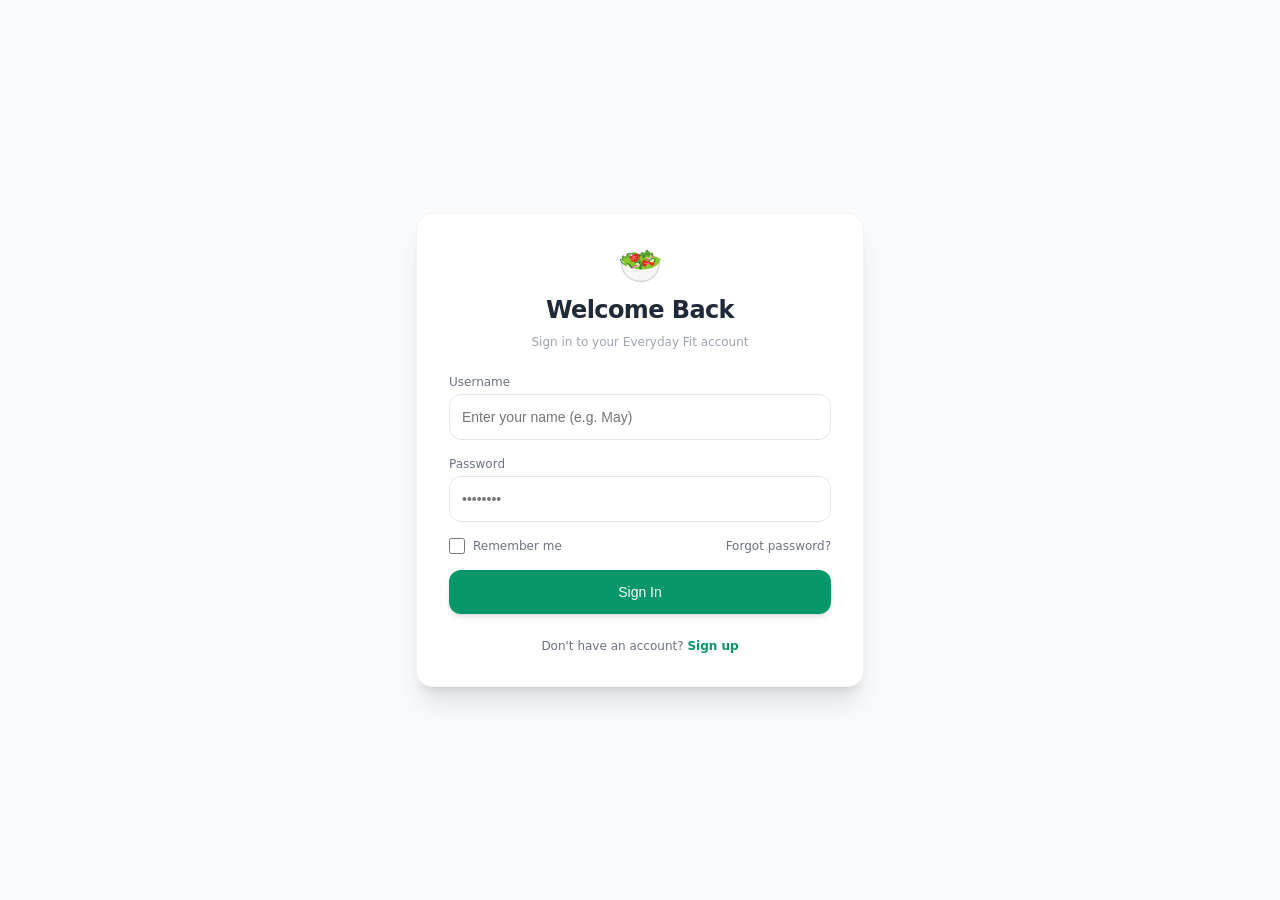
<file: login.html>
<!DOCTYPE html>
<html lang="en">
<head>
  <meta charset="UTF-8">
  <meta name="viewport" content="width=device-width, initial-scale=1.0">
  <title>Login - Everyday Fit</title>
  <!-- သီးသန့် login.css ဖိုင်သို့ ချိတ်ဆက်ခြင်း -->
  <link rel="stylesheet" href="login.css">
</head>
<body>

  <!-- Login Card Container -->
  <div class="login-card">
    
    <!-- App Logo & Title -->
    <div class="header-section">
      <span class="logo-emoji">🥗</span>
      <h1 class="title">Welcome Back</h1>
      <p class="subtitle">Sign in to your Everyday Fit account</p>
    </div>

    <!-- Login Form -->
    <form onsubmit="handleLogin(event)" class="login-form">
      <div class="form-group">
        <label for="usernameInput" class="form-label">Username</label>
        <input 
          type="text" 
          id="usernameInput" 
          required 
          placeholder="Enter your name (e.g. May)" 
          class="form-input"
        >
      </div>

      <div class="form-group">
        <label for="passwordInput" class="form-label">Password</label>
        <input 
          type="password" 
          id="passwordInput" 
          required 
          placeholder="••••••••" 
          class="form-input"
        >
      </div>

      <div class="form-options">
        <label class="remember-label">
          <input type="checkbox" class="remember-checkbox">
          Remember me
        </label>
        <a href="#" class="forgot-link">Forgot password?</a>
      </div>

      <button type="submit" class="submit-btn">
        Sign In
      </button>
    </form>

    <!-- Footer Register Link -->
    <p class="footer-text">
      Don't have an account? 
      <a href="#" class="signup-link">Sign up</a>
    </p>

  </div>

  <script>
    function handleLogin(event) {
      event.preventDefault();
      const username = document.getElementById('usernameInput').value.trim();
      
      if (username) {
        // LocalStorage တွင် နာမည်ကို သိမ်းဆည်းခြင်း
        localStorage.setItem('username', username);
        
        // index.html (Dashboard) သို့ တန်းသွားမည်
        window.location.href = 'index.html';
      }
    }
  </script>

</body>
</html>
</file>
<file: login.css>
/* Base Reset & Typography */
* {
  box-sizing: border-box;
  margin: 0;
  padding: 0;
}

body {
  font-family: ui-sans-serif, system-ui, -apple-system, BlinkMacSystemFont, "Segoe UI", Roboto, "Helvetica Neue", Arial, sans-serif;
  background-color: #f9fafb; /* bg-gray-50 */
  color: #1f2937;            /* text-gray-800 */
  min-height: 100vh;         /* min-h-screen */
  display: flex;
  align-items: center;       /* items-center */
  justify-content: center;   /* justify-center */
  padding: 1rem;             /* p-4 */
  transition: background-color 300ms ease, color 300ms ease;
}

/* Login Card Container */
.login-card {
  width: 100%;
  max-width: 28rem;          /* max-w-md */
  background-color: #ffffff; /* bg-white */
  padding: 2rem;             /* p-8 */
  border-radius: 1rem;       /* rounded-2xl */
  box-shadow: 0 20px 25px -5px rgba(0, 0, 0, 0.1), 0 8px 10px -6px rgba(0, 0, 0, 0.1); /* shadow-xl */
  border: 1px solid #f3f4f6; /* border-gray-100 */
  display: flex;
  flex-direction: column;
  gap: 1.5rem;               /* space-y-6 */
  transition: background-color 300ms ease, border-color 300ms ease;
}

/* Header Section */
.header-section {
  text-align: center;
  display: flex;
  flex-direction: column;
  gap: 0.5rem;               /* space-y-2 */
}

.logo-emoji {
  font-size: 2.25rem;        /* text-4xl */
  line-height: 2.5rem;
}

.title {
  font-size: 1.5rem;         /* text-2xl */
  line-height: 2rem;
  font-weight: 700;          /* font-bold */
  color: #1f2937;            /* text-gray-800 */
  letter-spacing: -0.025em;  /* tracking-tight */
}

.subtitle {
  font-size: 0.75rem;        /* text-xs */
  line-height: 1rem;
  color: #9ca3af;            /* text-gray-400 */
}

/* Form Layout */
.login-form {
  display: flex;
  flex-direction: column;
  gap: 1rem;                 /* space-y-4 */
}

.form-group {
  display: flex;
  flex-direction: column;
}

.form-label {
  display: block;
  font-size: 0.75rem;        /* text-xs */
  line-height: 1rem;
  color: #6b7280;            /* text-gray-500 */
  margin-bottom: 0.25rem;    /* mb-1 */
  font-weight: 500;          /* font-medium */
}

.form-input {
  width: 100%;
  padding: 0.75rem;          /* p-3 */
  border: 1px solid #e5e7eb; /* default border */
  border-radius: 0.75rem;    /* rounded-xl */
  font-size: 0.875rem;       /* text-sm */
  line-height: 1.25rem;
  background-color: #ffffff;
  color: #1f2937;
  transition: border-color 150ms ease, box-shadow 150ms ease, background-color 300ms ease;
}

.form-input:focus {
  outline: none;
  border-color: #10b981;     /* emerald-500 */
  box-shadow: 0 0 0 2px #10b981; /* focus:ring-2 focus:ring-emerald-500 */
}

/* Remember Me & Forgot Password */
.form-options {
  display: flex;
  align-items: center;
  justify-content: space-between;
  font-size: 0.75rem;        /* text-xs */
  line-height: 1rem;
  color: #6b7280;            /* text-gray-500 */
}

.remember-label {
  display: flex;
  align-items: center;
  gap: 0.5rem;               /* gap-2 */
  cursor: pointer;
}

.remember-checkbox {
  width: 1rem;               /* w-4 */
  height: 1rem;              /* h-4 */
  accent-color: #059669;     /* accent-emerald-600 */
  border-radius: 0.25rem;    /* rounded */
  cursor: pointer;
}

.forgot-link {
  color: inherit;
  text-decoration: none;
  transition: color 150ms ease;
}

.forgot-link:hover {
  color: #059669;            /* hover:text-emerald-600 */
}

/* Submit Button */
.submit-btn {
  width: 100%;
  background-color: #059669; /* bg-emerald-600 */
  color: #ffffff;
  font-weight: 500;          /* font-medium */
  padding: 0.75rem 0;        /* py-3 */
  border: none;
  border-radius: 0.75rem;    /* rounded-xl */
  box-shadow: 0 4px 6px -1px rgba(0, 0, 0, 0.1), 0 2px 4px -2px rgba(0, 0, 0, 0.1); /* shadow-md */
  cursor: pointer;
  font-size: 0.875rem;       /* text-sm */
  line-height: 1.25rem;
  transition: background-color 150ms ease;
}

.submit-btn:hover {
  background-color: #047857; /* hover:bg-emerald-700 */
}

/* Footer Link */
.footer-text {
  text-align: center;
  font-size: 0.75rem;        /* text-xs */
  line-height: 1rem;
  color: #6b7280;            /* text-gray-500 */
}

.signup-link {
  color: #059669;            /* text-emerald-600 */
  font-weight: 600;          /* font-semibold */
  text-decoration: none;
}

.signup-link:hover {
  text-decoration: underline;
}

/* =========================================
   Dark Mode Support (html.dark)
   ========================================= */
html.dark body {
  background-color: #111827; /* dark:bg-gray-900 */
  color: #f3f4f6;            /* dark:text-gray-100 */
}

html.dark .login-card {
  background-color: #1f2937; /* dark:bg-gray-800 */
  border-color: #374151;     /* dark:border-gray-700 */
}

html.dark .title {
  color: #ffffff;            /* dark:text-white */
}

html.dark .form-label,
html.dark .form-options,
html.dark .footer-text {
  color: #9ca3af;            /* dark:text-gray-400 */
}

html.dark .form-input {
  border-color: #4b5563;     /* dark:border-gray-600 */
  background-color: #374151; /* dark:bg-gray-700 */
  color: #f3f4f6;
}

html.dark .forgot-link:hover {
  color: #34d399;            /* dark:hover:text-emerald-400 */
}

html.dark .signup-link {
  color: #34d399;            /* dark:text-emerald-400 */
}
</file>
